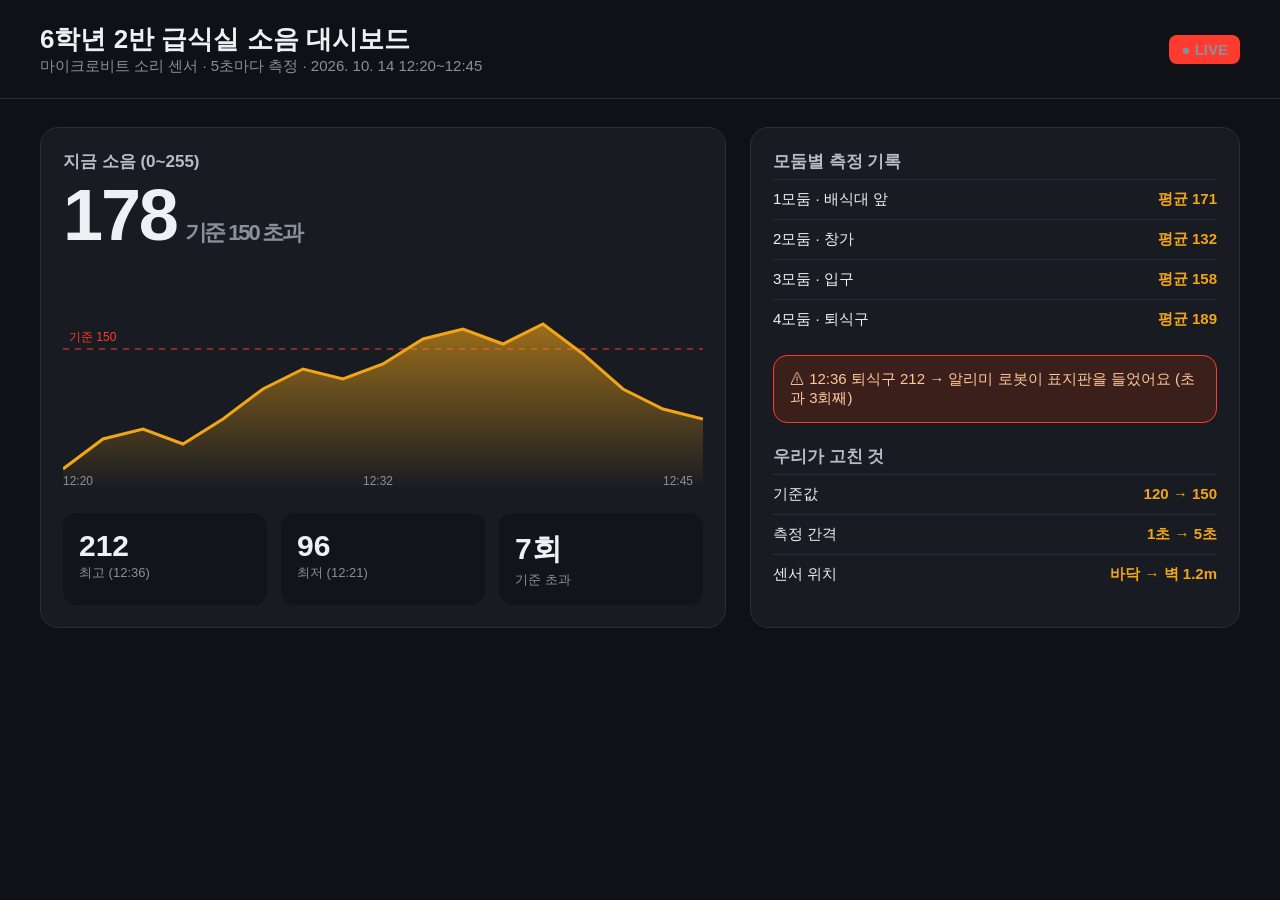
<file: lesson/tools/own/dashboard.html>
<!DOCTYPE html>
<html lang="ko"><head><meta charset="utf-8"><title>급식실 소음 대시보드</title>
<style>
body{margin:0;font-family:"Malgun Gothic","Apple SD Gothic Neo",sans-serif;background:#0F1116;color:#EEF0F4}
.top{display:flex;align-items:center;justify-content:space-between;padding:22px 40px;border-bottom:1px solid #2A2E39}
.top h1{margin:0;font-size:26px}.top span{color:#8A8F9C;font-size:15px}
.live{display:inline-flex;align-items:center;gap:8px;background:#FF3B30;color:#fff;font-weight:900;padding:6px 12px;border-radius:8px;font-size:14px}
.grid{display:grid;grid-template-columns:1.4fr 1fr;gap:24px;padding:28px 40px}
.card{background:#181B22;border:1px solid #2A2E39;border-radius:18px;padding:22px}
.card h2{margin:0 0 6px;font-size:17px;color:#B8BCC8}
.big{font-size:72px;font-weight:900;letter-spacing:-.03em;line-height:1}
.big small{font-size:22px;color:#8A8F9C;margin-left:8px}
.kpis{display:grid;grid-template-columns:repeat(3,1fr);gap:14px;margin-top:20px}
.kpi{background:#12141A;border-radius:14px;padding:16px}
.kpi b{display:block;font-size:30px}.kpi span{color:#8A8F9C;font-size:13px}
.stat{padding:10px 0;border-top:1px solid #2A2E39;display:flex;justify-content:space-between;font-size:15px}
.stat b{color:#F2A516}
.alarm{background:#3A1F1A;border:1px solid #FF3B30;border-radius:14px;padding:14px 16px;margin-top:16px;font-size:15px;color:#FFC79A}
</style></head><body>
<div class="top"><div><h1>6학년 2반 급식실 소음 대시보드</h1><span>마이크로비트 소리 센서 · 5초마다 측정 · 2026. 10. 14 12:20~12:45</span></div><span class="live">● LIVE</span></div>
<div class="grid">
  <div class="card"><h2>지금 소음 (0~255)</h2><div class="big">178<small>기준 150 초과</small></div>
    <svg viewBox="0 0 640 220" width="100%" style="margin-top:18px">
      <defs><linearGradient id="g" x1="0" x2="0" y1="0" y2="1"><stop offset="0" stop-color="#F2A516" stop-opacity=".6"/><stop offset="1" stop-color="#F2A516" stop-opacity="0"/></linearGradient></defs>
      <line x1="0" y1="80" x2="640" y2="80" stroke="#FF3B30" stroke-dasharray="6 6"/><text x="6" y="72" fill="#FF3B30" font-size="12">기준 150</text>
      <polyline fill="url(#g)" stroke="none" points="0,200 40,170 80,160 120,175 160,150 200,120 240,100 280,110 320,95 360,70 400,60 440,75 480,55 520,85 560,120 600,140 640,150 640,220 0,220"/>
      <polyline fill="none" stroke="#F2A516" stroke-width="3" points="0,200 40,170 80,160 120,175 160,150 200,120 240,100 280,110 320,95 360,70 400,60 440,75 480,55 520,85 560,120 600,140 640,150"/>
      <text x="0" y="216" fill="#8A8F9C" font-size="12">12:20</text><text x="300" y="216" fill="#8A8F9C" font-size="12">12:32</text><text x="600" y="216" fill="#8A8F9C" font-size="12">12:45</text>
    </svg>
    <div class="kpis"><div class="kpi"><b>212</b><span>최고 (12:36)</span></div><div class="kpi"><b>96</b><span>최저 (12:21)</span></div><div class="kpi"><b>7회</b><span>기준 초과</span></div></div>
  </div>
  <div class="card"><h2>모둠별 측정 기록</h2>
    <div class="stat"><span>1모둠 · 배식대 앞</span><b>평균 171</b></div>
    <div class="stat"><span>2모둠 · 창가</span><b>평균 132</b></div>
    <div class="stat"><span>3모둠 · 입구</span><b>평균 158</b></div>
    <div class="stat"><span>4모둠 · 퇴식구</span><b>평균 189</b></div>
    <div class="alarm">⚠ 12:36 퇴식구 212 → 알리미 로봇이 표지판을 들었어요 (초과 3회째)</div>
    <h2 style="margin-top:22px">우리가 고친 것</h2>
    <div class="stat"><span>기준값</span><b>120 → 150</b></div>
    <div class="stat"><span>측정 간격</span><b>1초 → 5초</b></div>
    <div class="stat"><span>센서 위치</span><b>바닥 → 벽 1.2m</b></div>
  </div>
</div>
</body></html>
</file>
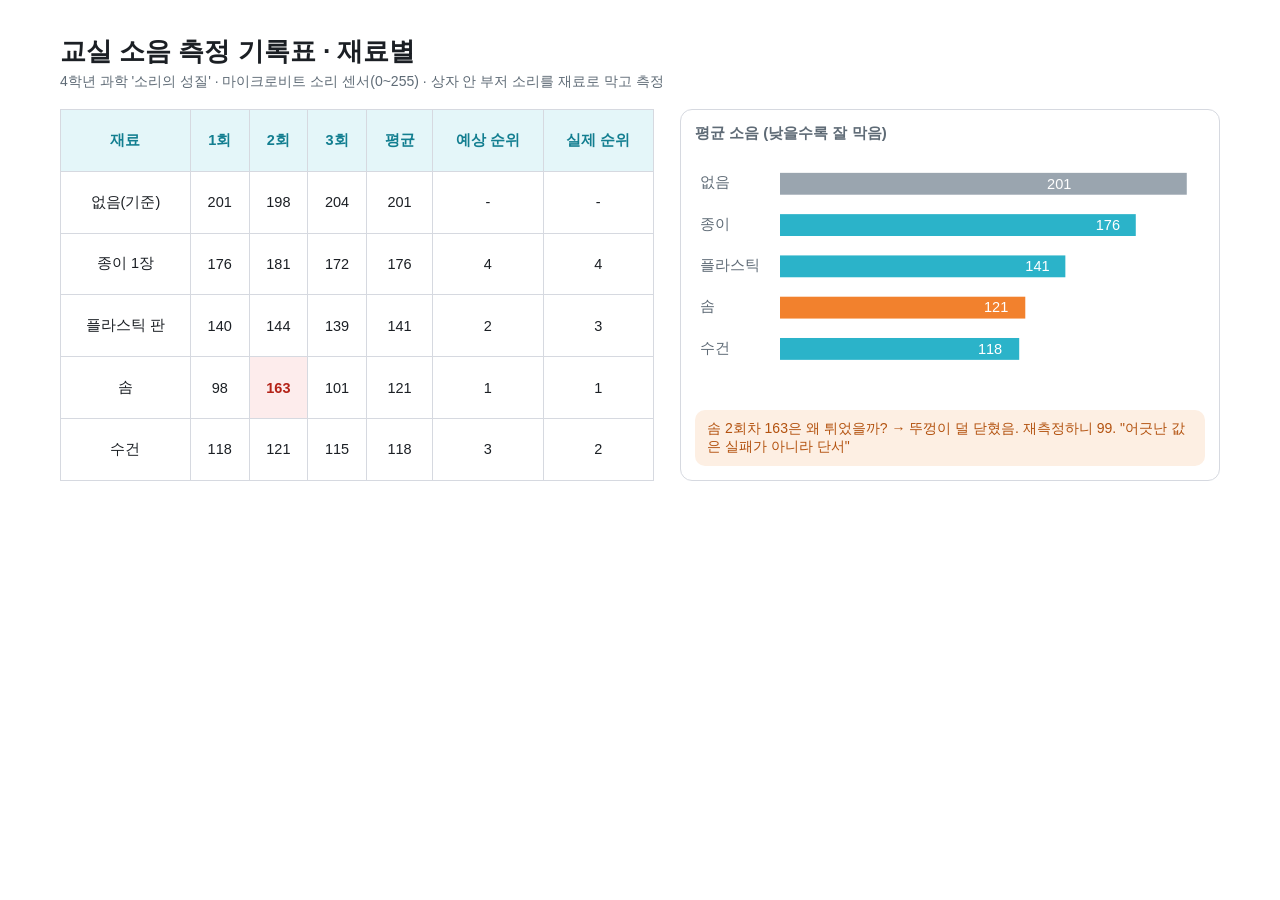
<file: lesson/tools/own/noise-log.html>
<!DOCTYPE html>
<html lang="ko"><head><meta charset="utf-8"><title>소음 측정 기록표</title>
<style>
body{margin:0;font-family:"Malgun Gothic","Apple SD Gothic Neo",sans-serif;background:#fff;color:#1B1F24;padding:34px 60px}
h1{margin:0 0 4px;font-size:26px}.sub{color:#5F6B76;margin:0 0 18px;font-size:14px}
.wrap{display:grid;grid-template-columns:1.1fr 1fr;gap:26px}
table{width:100%;border-collapse:collapse;font-size:14.5px}
th,td{border:1px solid #D6D9E0;padding:8px 10px;text-align:center}
th{background:#E4F6F9;color:#127E90}
td.odd{background:#FDECEC;color:#B42318;font-weight:800}
.chart{border:1px solid #D6D9E0;border-radius:12px;padding:14px}
.chart h3{margin:0 0 8px;font-size:15px;color:#5F6B76}
.note{margin-top:12px;background:#FDEFE3;border-radius:10px;padding:10px 12px;font-size:14px;color:#B3520F}
</style></head><body>
<h1>교실 소음 측정 기록표 · 재료별</h1>
<p class="sub">4학년 과학 '소리의 성질' · 마이크로비트 소리 센서(0~255) · 상자 안 부저 소리를 재료로 막고 측정</p>
<div class="wrap">
<table>
<tr><th>재료</th><th>1회</th><th>2회</th><th>3회</th><th>평균</th><th>예상 순위</th><th>실제 순위</th></tr>
<tr><td>없음(기준)</td><td>201</td><td>198</td><td>204</td><td>201</td><td>-</td><td>-</td></tr>
<tr><td>종이 1장</td><td>176</td><td>181</td><td>172</td><td>176</td><td>4</td><td>4</td></tr>
<tr><td>플라스틱 판</td><td>140</td><td>144</td><td>139</td><td>141</td><td>2</td><td>3</td></tr>
<tr><td>솜</td><td>98</td><td class="odd">163</td><td>101</td><td>121</td><td>1</td><td>1</td></tr>
<tr><td>수건</td><td>118</td><td>121</td><td>115</td><td>118</td><td>3</td><td>2</td></tr>
</table>
<div class="chart"><h3>평균 소음 (낮을수록 잘 막음)</h3>
<svg viewBox="0 0 420 200" width="100%">
<g font-size="12" fill="#5F6B76"><text x="4" y="30">없음</text><text x="4" y="64">종이</text><text x="4" y="98">플라스틱</text><text x="4" y="132">솜</text><text x="4" y="166">수건</text></g>
<rect x="70" y="18" width="335" height="18" fill="#9AA5AF"/><text x="290" y="31" fill="#fff" font-size="12">201</text>
<rect x="70" y="52" width="293" height="18" fill="#2BB3C9"/><text x="330" y="65" fill="#fff" font-size="12">176</text>
<rect x="70" y="86" width="235" height="18" fill="#2BB3C9"/><text x="272" y="99" fill="#fff" font-size="12">141</text>
<rect x="70" y="120" width="202" height="18" fill="#F2812D"/><text x="238" y="133" fill="#fff" font-size="12">121</text>
<rect x="70" y="154" width="197" height="18" fill="#2BB3C9"/><text x="233" y="167" fill="#fff" font-size="12">118</text>
</svg>
<div class="note">솜 2회차 163은 왜 튀었을까? → 뚜껑이 덜 닫혔음. 재측정하니 99. "어긋난 값은 실패가 아니라 단서"</div>
</div>
</div>
</body></html>
</file>
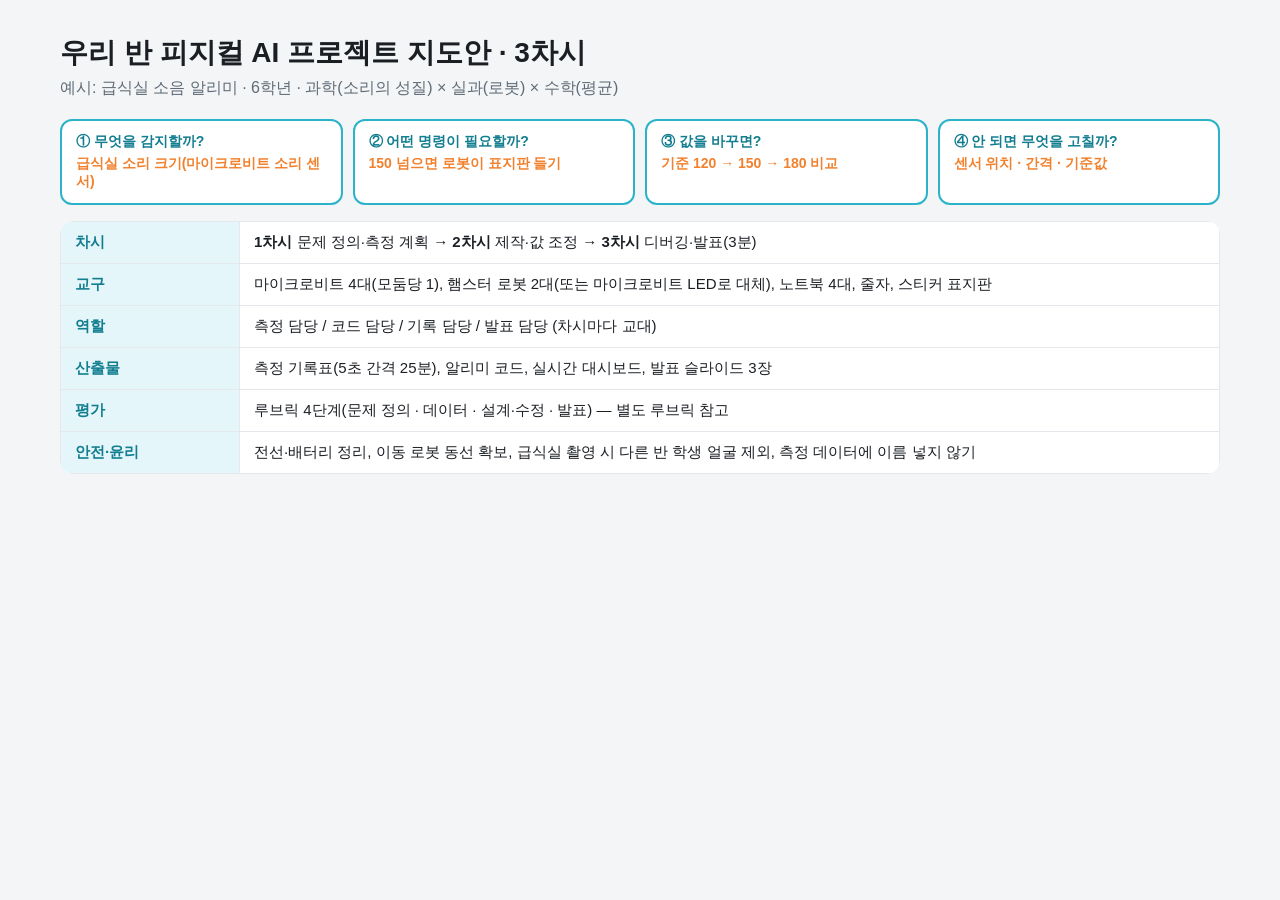
<file: lesson/tools/own/plan.html>
<!DOCTYPE html>
<html lang="ko"><head><meta charset="utf-8"><title>피지컬 AI 프로젝트 지도안 템플릿</title>
<style>
body{margin:0;font-family:"Malgun Gothic","Apple SD Gothic Neo",sans-serif;background:#F3F5F7;color:#1B1F24;padding:34px 60px}
h1{margin:0 0 6px;font-size:28px}.sub{color:#5F6B76;margin:0 0 20px}
table{width:100%;border-collapse:collapse;background:#fff;border-radius:14px;overflow:hidden;font-size:15px}
th,td{border:1px solid #E4E8EC;padding:11px 14px;text-align:left;vertical-align:top}
th{background:#E4F6F9;color:#127E90;width:150px;font-weight:800}
.q{display:grid;grid-template-columns:repeat(4,1fr);gap:10px;margin:16px 0}
.q div{background:#fff;border:2px solid #2BB3C9;border-radius:12px;padding:12px 14px;font-size:14px}
.q div b{display:block;color:#127E90;margin-bottom:4px}
.fill{color:#F2812D;font-weight:700}
</style></head><body>
<h1>우리 반 피지컬 AI 프로젝트 지도안 · 3차시</h1>
<p class="sub">예시: 급식실 소음 알리미 · 6학년 · 과학(소리의 성질) × 실과(로봇) × 수학(평균)</p>
<div class="q"><div><b>① 무엇을 감지할까?</b><span class="fill">급식실 소리 크기(마이크로비트 소리 센서)</span></div><div><b>② 어떤 명령이 필요할까?</b><span class="fill">150 넘으면 로봇이 표지판 들기</span></div><div><b>③ 값을 바꾸면?</b><span class="fill">기준 120 → 150 → 180 비교</span></div><div><b>④ 안 되면 무엇을 고칠까?</b><span class="fill">센서 위치 · 간격 · 기준값</span></div></div>
<table>
<tr><th>차시</th><td><b>1차시</b> 문제 정의·측정 계획 → <b>2차시</b> 제작·값 조정 → <b>3차시</b> 디버깅·발표(3분)</td></tr>
<tr><th>교구</th><td>마이크로비트 4대(모둠당 1), 햄스터 로봇 2대(또는 마이크로비트 LED로 대체), 노트북 4대, 줄자, 스티커 표지판</td></tr>
<tr><th>역할</th><td>측정 담당 / 코드 담당 / 기록 담당 / 발표 담당 (차시마다 교대)</td></tr>
<tr><th>산출물</th><td>측정 기록표(5초 간격 25분), 알리미 코드, 실시간 대시보드, 발표 슬라이드 3장</td></tr>
<tr><th>평가</th><td>루브릭 4단계(문제 정의 · 데이터 · 설계·수정 · 발표) — 별도 루브릭 참고</td></tr>
<tr><th>안전·윤리</th><td>전선·배터리 정리, 이동 로봇 동선 확보, 급식실 촬영 시 다른 반 학생 얼굴 제외, 측정 데이터에 이름 넣지 않기</td></tr>
</table>
</body></html>
</file>
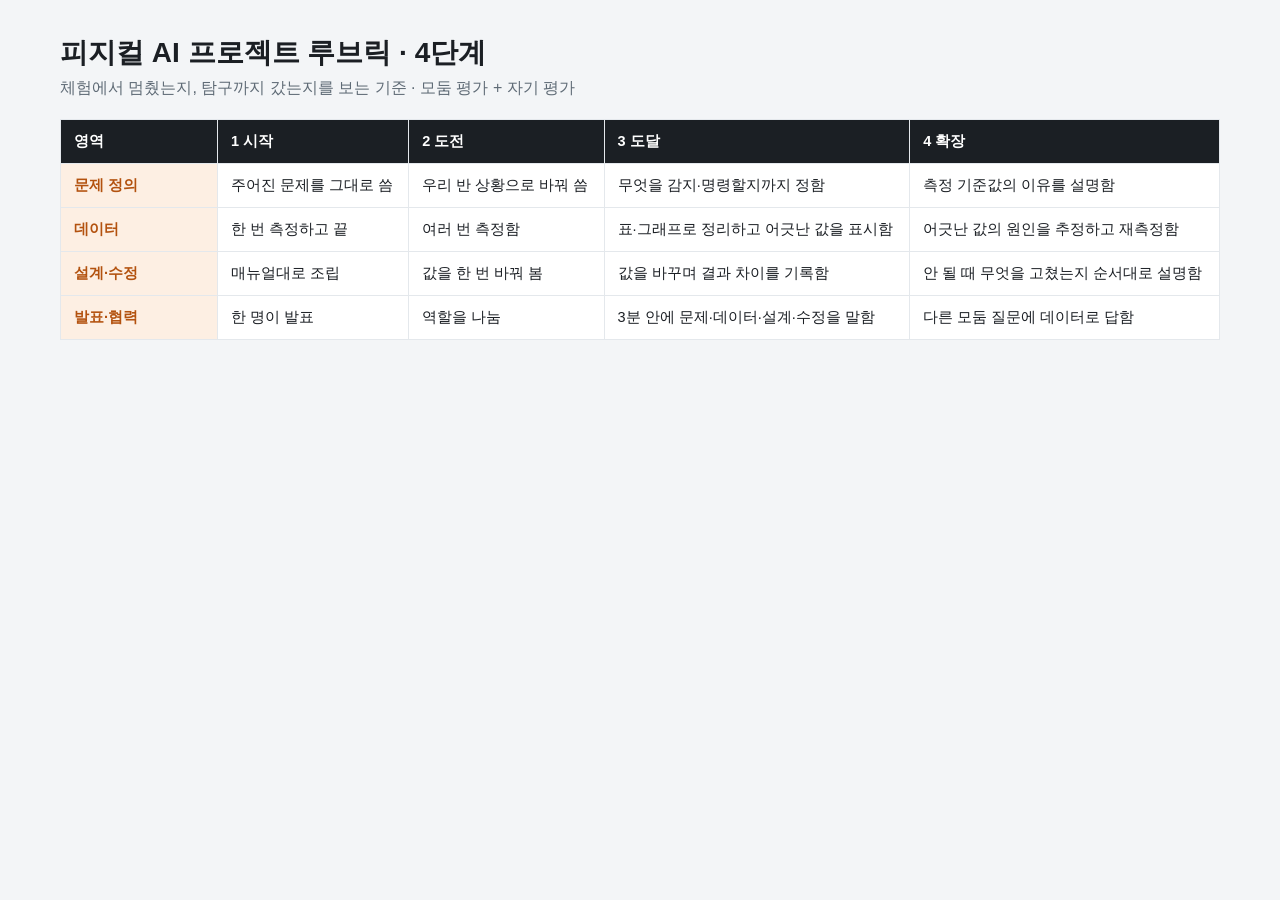
<file: lesson/tools/own/rubric.html>
<!DOCTYPE html>
<html lang="ko"><head><meta charset="utf-8"><title>피지컬 AI 프로젝트 루브릭</title>
<style>
body{margin:0;font-family:"Malgun Gothic","Apple SD Gothic Neo",sans-serif;background:#F3F5F7;color:#1B1F24;padding:34px 60px}
h1{margin:0 0 6px;font-size:28px}.sub{color:#5F6B76;margin:0 0 20px}
table{width:100%;border-collapse:collapse;background:#fff;font-size:14.5px}
th,td{border:1px solid #E4E8EC;padding:11px 13px;text-align:left;vertical-align:top;line-height:1.45}
th{background:#1B1F24;color:#fff;font-weight:800}
td:first-child{background:#FDEFE3;color:#B3520F;font-weight:800;width:130px}
.lv{display:block;font-size:12px;color:#8B95A1;margin-bottom:3px}
</style></head><body>
<h1>피지컬 AI 프로젝트 루브릭 · 4단계</h1>
<p class="sub">체험에서 멈췄는지, 탐구까지 갔는지를 보는 기준 · 모둠 평가 + 자기 평가</p>
<table>
<tr><th>영역</th><th>1 시작</th><th>2 도전</th><th>3 도달</th><th>4 확장</th></tr>
<tr><td>문제 정의</td><td>주어진 문제를 그대로 씀</td><td>우리 반 상황으로 바꿔 씀</td><td>무엇을 감지·명령할지까지 정함</td><td>측정 기준값의 이유를 설명함</td></tr>
<tr><td>데이터</td><td>한 번 측정하고 끝</td><td>여러 번 측정함</td><td>표·그래프로 정리하고 어긋난 값을 표시함</td><td>어긋난 값의 원인을 추정하고 재측정함</td></tr>
<tr><td>설계·수정</td><td>매뉴얼대로 조립</td><td>값을 한 번 바꿔 봄</td><td>값을 바꾸며 결과 차이를 기록함</td><td>안 될 때 무엇을 고쳤는지 순서대로 설명함</td></tr>
<tr><td>발표·협력</td><td>한 명이 발표</td><td>역할을 나눔</td><td>3분 안에 문제·데이터·설계·수정을 말함</td><td>다른 모둠 질문에 데이터로 답함</td></tr>
</table>
</body></html>
</file>
